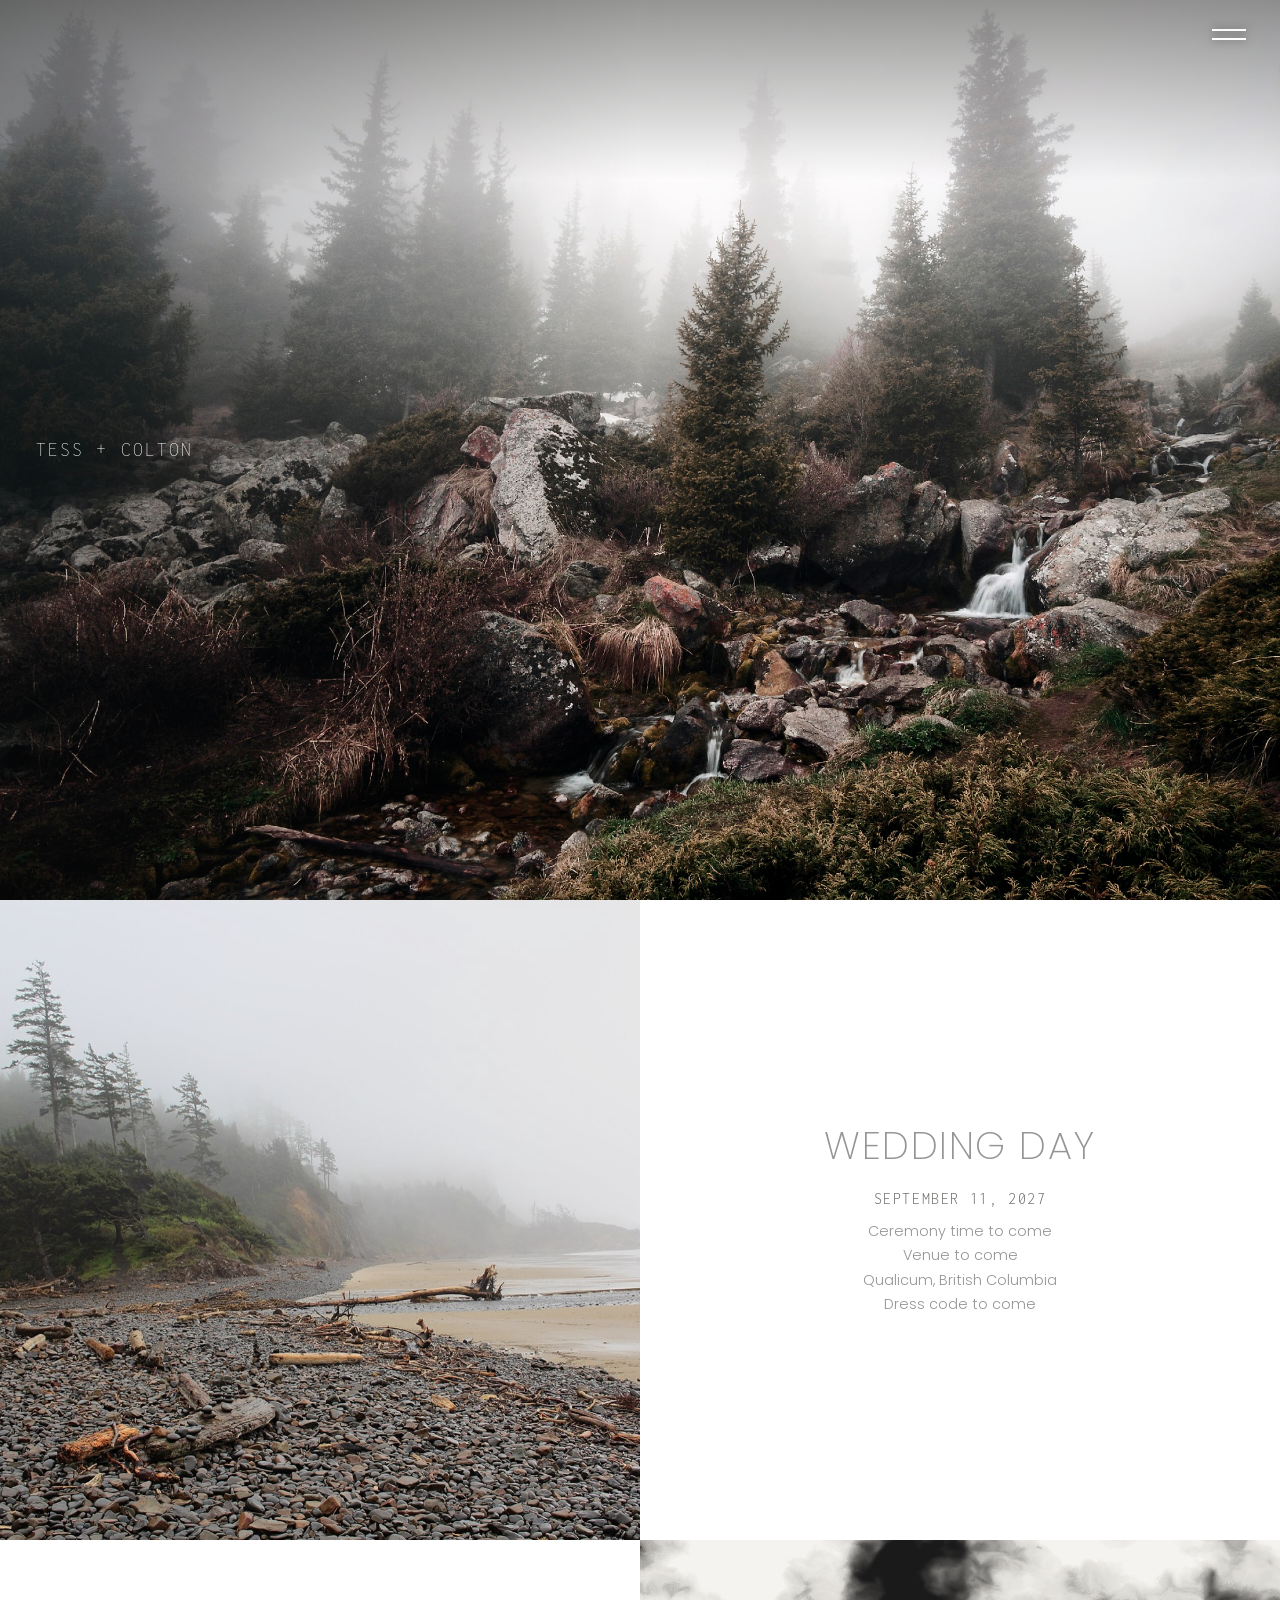
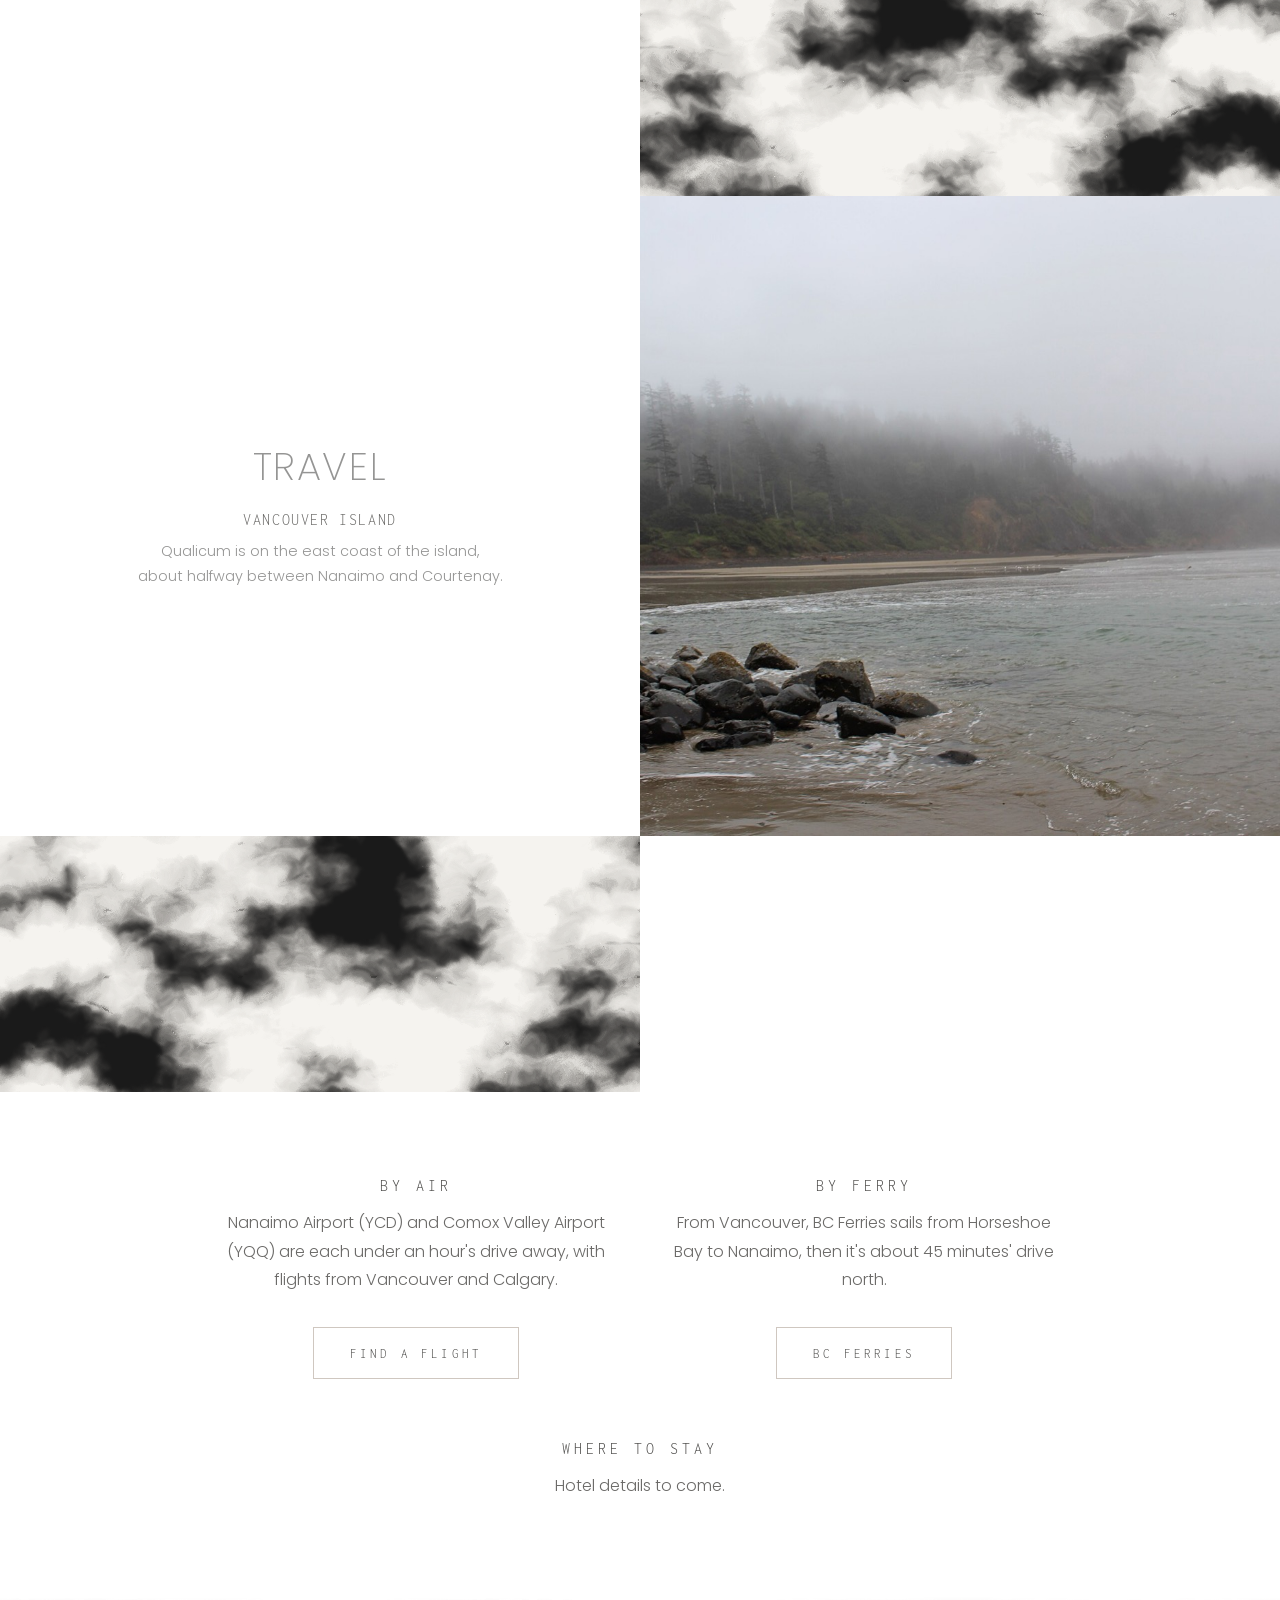
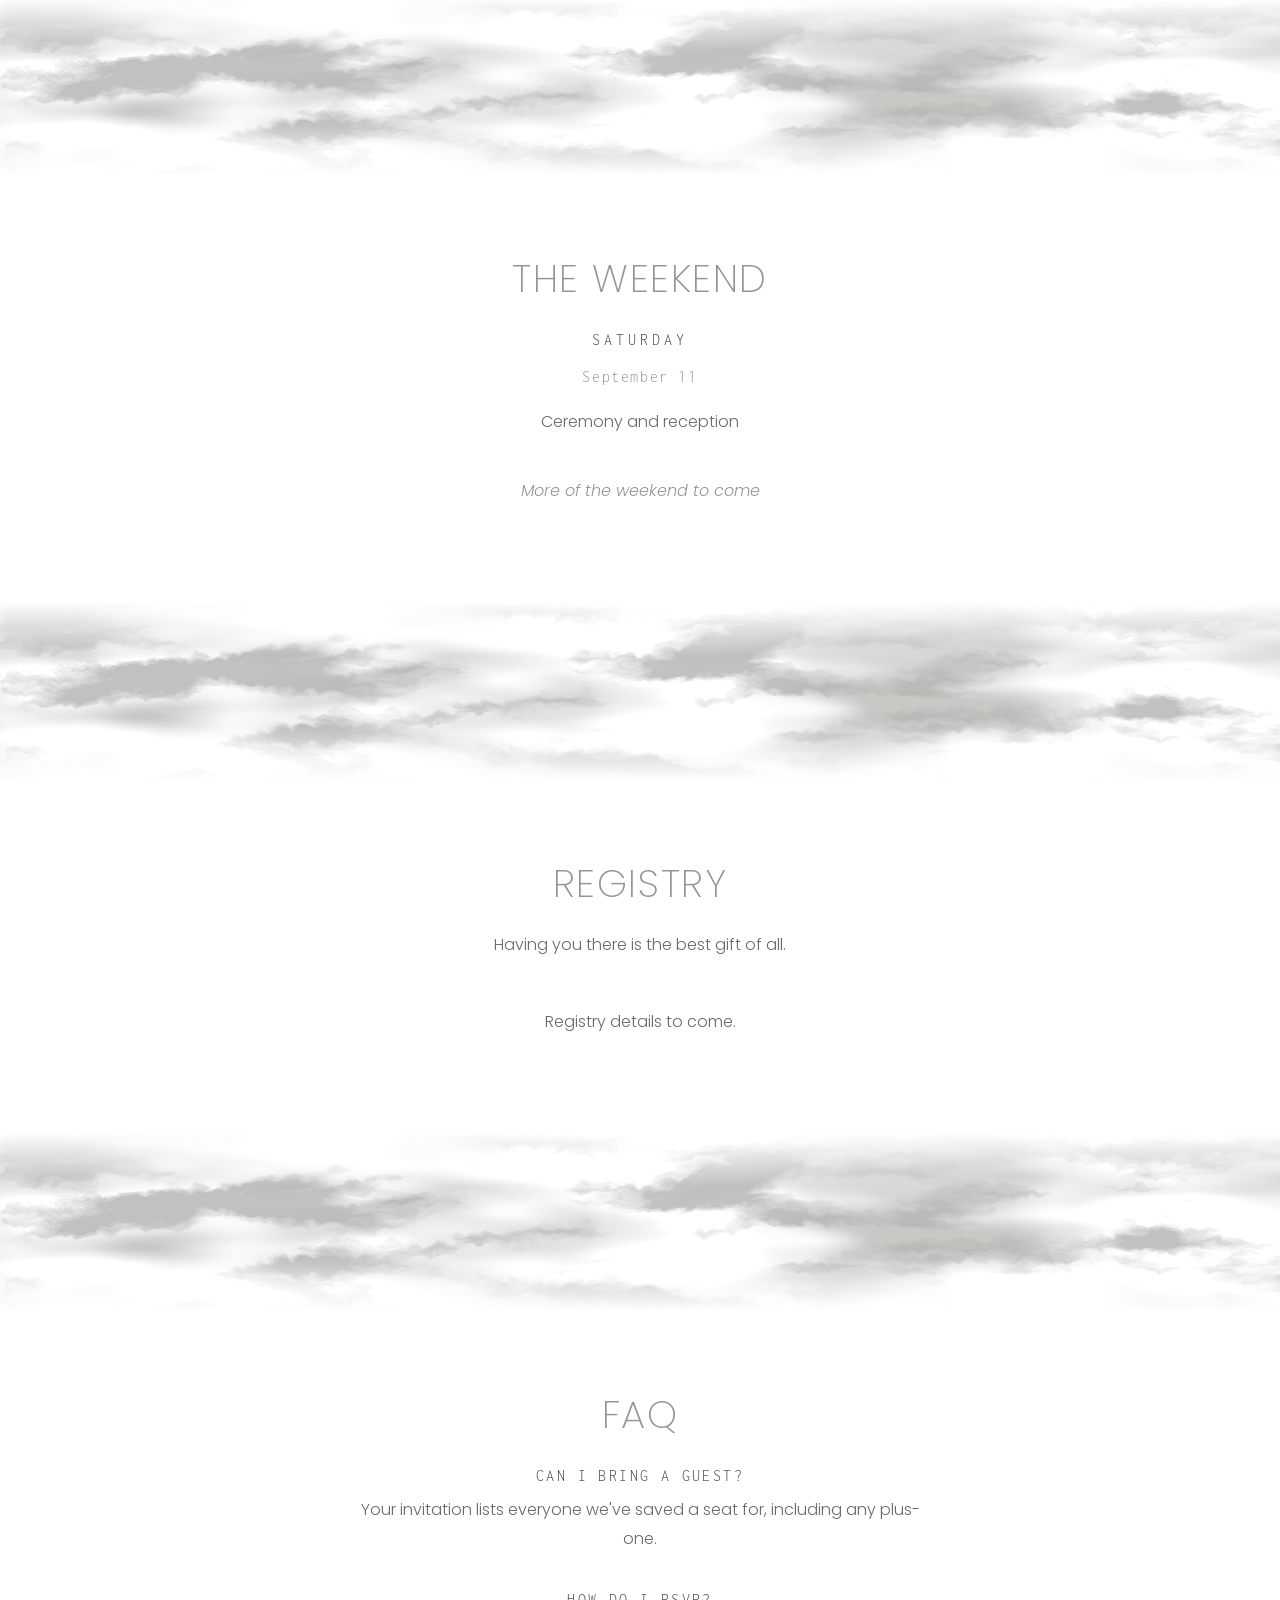
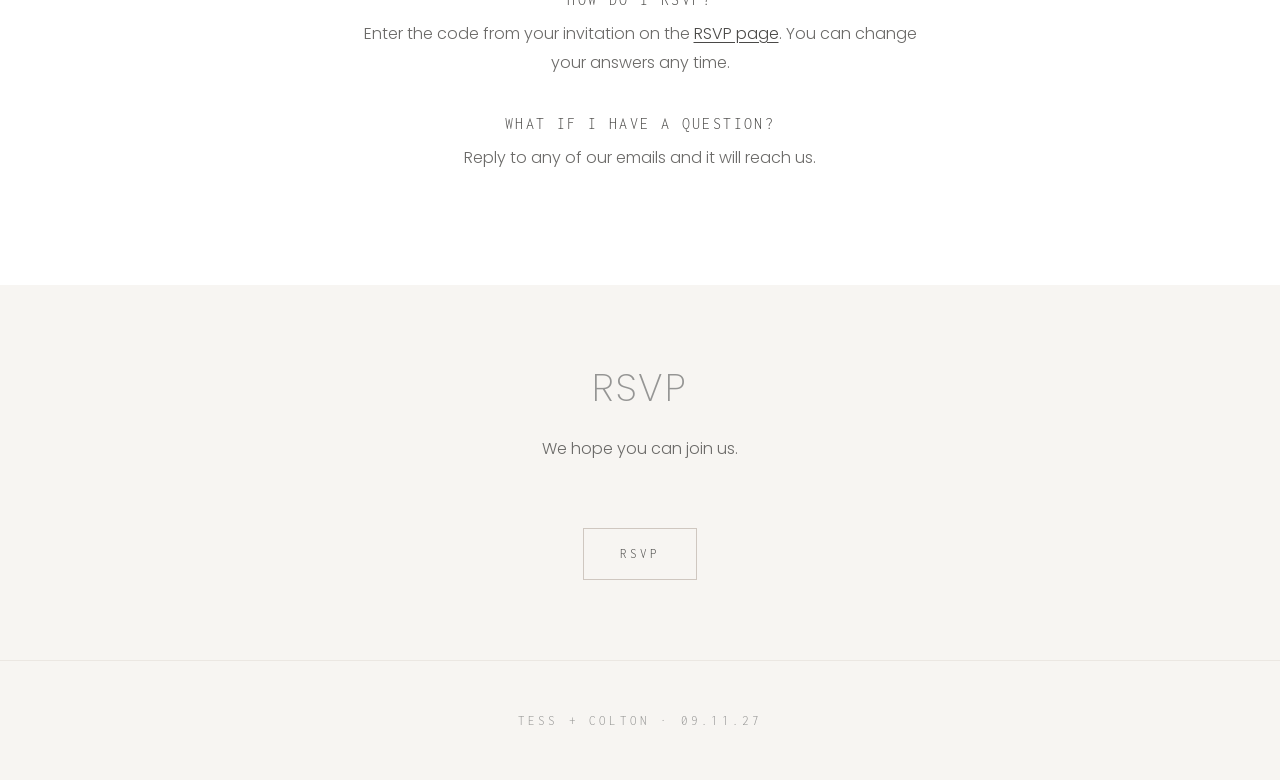
<file: frontend/index.html>
<!doctype html>
<html lang="en">
<head>
  <meta charset="utf-8">
  <meta name="viewport" content="width=device-width, initial-scale=1">
  <title>Tess &amp; Colton</title>
  <meta name="description" content="Tess and Colton are getting married on September 11, 2027, in Qualicum, British Columbia.">
  <link rel="preconnect" href="https://fonts.googleapis.com">
  <link rel="preconnect" href="https://fonts.gstatic.com" crossorigin>
  <link href="https://fonts.googleapis.com/css2?family=Inconsolata:wdth,wght@50..200,200..400&family=Poppins:wght@200;300&display=swap" rel="stylesheet">
  <link rel="stylesheet" href="css/style.css">
</head>
<body class="home">
  <!-- Clear over the hero photo, then a white bar with our names once it's scrolled past (js/menu.js). -->
  <header class="site-bar over-hero">
    <a class="bar-name" href="/">Tess + Colton</a>
    <button class="menu-button" type="button" aria-label="Menu" aria-expanded="false" aria-controls="menu">
      <span></span><span></span>
    </button>
  </header>
  <nav class="menu" id="menu" hidden>
    <a href="/#wedding">Wedding</a>
    <a href="/#travel">Travel</a>
    <a href="/#weekend">Weekend</a>
    <a href="/#registry">Registry</a>
    <a href="/#faq">FAQ</a>
    <a href="/rsvp">RSVP</a>
  </nav>

  <section class="hero">
    <h1>Tess + Colton</h1>
  </section>

  <main>
    <!-- A photo beside the details, then a blank tile beside an ink tile. -->
    <section class="tiles" id="wedding">
      <img class="tile tile-photo" src="images/wedding.jpg" alt="">
      <div class="tile tile-text">
        <h2>Wedding Day</h2>
        <p class="date"><time datetime="2027-09-11">September 11, 2027</time></p>
        <p>Ceremony time to come</p>
        <p>Venue to come</p>
        <p>Qualicum, British Columbia</p>
        <p>Dress code to come</p>
      </div>
      <div class="tile tile-blank" aria-hidden="true"></div>
      <div class="tile tile-ink" aria-hidden="true"></div>
    </section>

    <!-- The same, mirrored. -->
    <section class="tiles mirrored" id="travel">
      <div class="tile tile-text">
        <h2>Travel</h2>
        <p class="date">Vancouver Island</p>
        <p>Qualicum is on the east coast of the island,<br>about halfway between Nanaimo and Courtenay.</p>
      </div>
      <img class="tile tile-photo" src="images/travel.jpg" alt="">
      <div class="tile tile-ink" aria-hidden="true"></div>
      <div class="tile tile-blank" aria-hidden="true"></div>
    </section>

    <section class="section">
      <div class="columns">
        <article>
          <h3>By Air</h3>
          <p>Nanaimo Airport (YCD) and Comox Valley Airport (YQQ) are each under an hour's drive away, with flights from Vancouver and Calgary.</p>
          <a class="button" href="https://www.google.com/travel/flights" target="_blank" rel="noopener">Find a Flight</a>
        </article>
        <article>
          <h3>By Ferry</h3>
          <p>From Vancouver, BC Ferries sails from Horseshoe Bay to Nanaimo, then it's about 45 minutes' drive north.</p>
          <a class="button" href="https://www.bcferries.com" target="_blank" rel="noopener">BC Ferries</a>
        </article>
      </div>
      <h3 class="subhead">Where to Stay</h3>
      <p>Hotel details to come.</p>
    </section>

    <div class="wash" aria-hidden="true"></div>

    <section class="section" id="weekend">
      <h2>The Weekend</h2>
      <ul class="schedule">
        <li>
          <h3>Saturday</h3>
          <p class="when">September 11</p>
          <p>Ceremony and reception</p>
        </li>
      </ul>
      <p class="note">More of the weekend to come</p>
    </section>

    <div class="wash" aria-hidden="true"></div>

    <section class="section" id="registry">
      <h2>Registry</h2>
      <p class="lead">Having you there is the best gift of all.</p>
      <p>Registry details to come.</p>
    </section>

    <div class="wash" aria-hidden="true"></div>

    <section class="section" id="faq">
      <h2>FAQ</h2>
      <dl class="faq">
        <dt>Can I bring a guest?</dt>
        <dd>Your invitation lists everyone we've saved a seat for, including any plus-one.</dd>
        <dt>How do I RSVP?</dt>
        <dd>Enter the code from your invitation on the <a href="/rsvp">RSVP page</a>. You can change your answers any time.</dd>
        <dt>What if I have a question?</dt>
        <dd>Reply to any of our emails and it will reach us.</dd>
      </dl>
    </section>

    <section class="section rsvp-callout" id="rsvp">
      <h2>RSVP</h2>
      <p class="lead">We hope you can join us.</p>
      <a class="button" href="/rsvp">RSVP</a>
    </section>
  </main>

  <footer class="site-footer">Tess + Colton &middot; 09.11.27</footer>

  <script src="js/menu.js"></script>
</body>
</html>
</file>
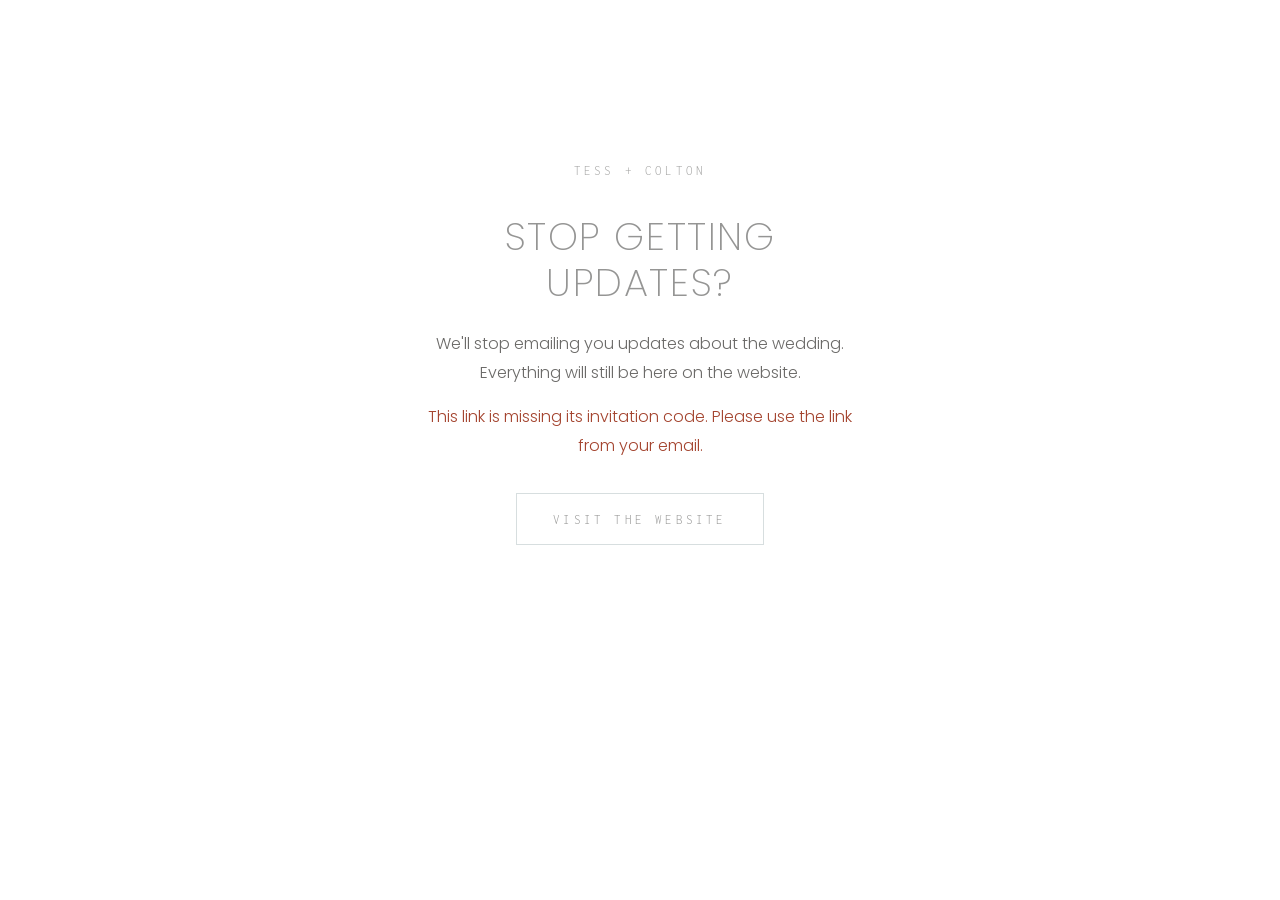
<file: frontend/opt-out.html>
<!doctype html>
<html lang="en">
<head>
  <meta charset="utf-8">
  <meta name="viewport" content="width=device-width, initial-scale=1">
  <meta name="robots" content="noindex">
  <title>Wedding updates · Tess &amp; Colton</title>
  <link rel="preconnect" href="https://fonts.googleapis.com">
  <link rel="preconnect" href="https://fonts.gstatic.com" crossorigin>
  <link href="https://fonts.googleapis.com/css2?family=Inconsolata:wdth,wght@50..200,200..400&family=Poppins:wght@200;300&display=swap" rel="stylesheet">
  <link rel="stylesheet" href="css/style.css">
</head>
<body>
  <!-- Reached from the link in each update email, /opt-out?invite_code=... -->
  <main class="section opt-out">
    <p class="hero-eyebrow"><a href="/">Tess + Colton</a></p>

    <!-- Nothing changes until they press the button, since email apps open links to scan them -->
    <section id="ask">
      <h2>Stop getting updates?</h2>
      <p>We'll stop emailing you updates about the wedding. Everything will still be here on the website.</p>
      <button type="button" class="button" id="opt-out-button">Stop updates</button>
      <p class="error" id="error" hidden></p>
    </section>

    <section id="done" hidden>
      <h2>You're opted out</h2>
      <p>We won't send you any more updates. Changed your mind? Reply to any of our emails and we'll add you back.</p>
    </section>

    <p><a class="button button-secondary" href="/">Visit the website</a></p>
  </main>

  <script src="js/opt-out.js"></script>
</body>
</html>
</file>
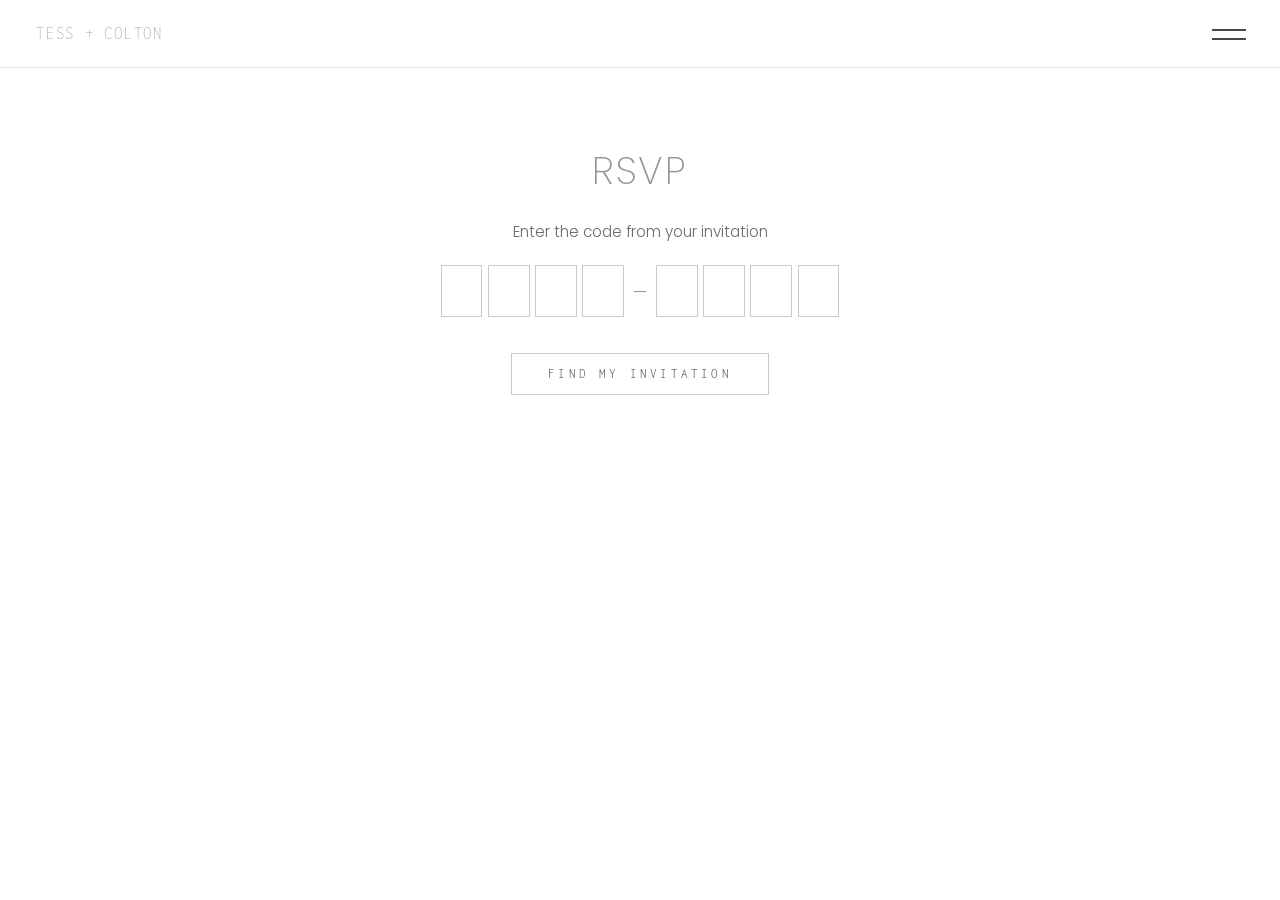
<file: frontend/rsvp.html>
<!doctype html>
<html lang="en">
<head>
  <meta charset="utf-8">
  <meta name="viewport" content="width=device-width, initial-scale=1">
  <title>RSVP &middot; Tess &amp; Colton</title>
  <link rel="preconnect" href="https://fonts.googleapis.com">
  <link rel="preconnect" href="https://fonts.gstatic.com" crossorigin>
  <link href="https://fonts.googleapis.com/css2?family=Inconsolata:wdth,wght@50..200,200..400&family=Poppins:wght@200;300&display=swap" rel="stylesheet">
  <link rel="stylesheet" href="css/style.css">
</head>
<body>
  <header class="site-bar">
    <a class="bar-name" href="/">Tess + Colton</a>
    <button class="menu-button" type="button" aria-label="Menu" aria-expanded="false" aria-controls="menu">
      <span></span><span></span>
    </button>
  </header>
  <nav class="menu" id="menu" hidden>
    <a href="/#wedding">Wedding</a>
    <a href="/#travel">Travel</a>
    <a href="/#weekend">Weekend</a>
    <a href="/#registry">Registry</a>
    <a href="/#faq">FAQ</a>
    <a href="/rsvp">RSVP</a>
  </nav>

  <main class="section rsvp">
    <h2>RSVP</h2>

    <!-- Step 1: find the invitation (skipped when the link has ?invite_code=...) -->
    <form id="lookup-form">
      <label for="invite-code">Enter the code from your invitation</label>
      <!-- One real input, invisible over eight boxes that show what's typed in it -->
      <div class="code-entry">
        <input id="invite-code" autocomplete="off" autocapitalize="characters" spellcheck="false" required>
        <div class="code-slots" aria-hidden="true">
          <span></span><span></span><span></span><span></span>
          <i class="code-dash"></i>
          <span></span><span></span><span></span><span></span>
        </div>
      </div>
      <p class="error" id="lookup-error" hidden></p>
      <button type="submit" class="button">Find my invitation</button>
    </form>

    <!-- Step 2: answer for each guest -->
    <form id="rsvp-form" hidden>
      <p class="greeting">Hello, <span id="invite-label"></span>!</p>
      <div id="guest-list"></div>

      <label for="notes">Anything else we should know? <span class="optional">(optional)</span></label>
      <textarea id="notes" rows="3" maxlength="500"></textarea>

      <div class="choices">
        <label><input type="checkbox" id="updates-opt-out"> Opt out of email updates about the wedding</label>
      </div>

      <p class="error" id="rsvp-error" hidden></p>
      <button type="submit" class="button">Send RSVP</button>
    </form>

    <!-- Step 3: confirmation -->
    <div id="thanks" hidden>
      <p class="greeting" id="thanks-message"></p>
      <button type="button" class="button button-secondary" id="edit-button">Change my response</button>
    </div>
  </main>

  <!-- One of these is cloned per guest on the invitation -->
  <template id="guest-template">
    <fieldset class="guest">
      <legend class="guest-name"></legend>
      <label class="plus-one-name" hidden>
        Guest's name
        <input type="text" name="name" maxlength="100">
      </label>
      <div class="choices wedding">
        <label><input type="radio" value="yes" required> Joyfully accepts</label>
        <label><input type="radio" value="no"> Regretfully declines</label>
      </div>
      <!-- The weekend events, filled in from the invitation, for guests coming to the wedding -->
      <div class="events" hidden></div>
      <label class="dietary" hidden>
        Dietary restrictions or allergies <span class="optional">(optional)</span>
        <input type="text" name="dietary" maxlength="500">
      </label>
    </fieldset>
  </template>

  <!-- One of these is cloned per weekend event, inside each guest -->
  <template id="event-template">
    <div class="event">
      <p class="event-name"></p>
      <div class="choices">
        <label><input type="radio" value="yes"> Will be there</label>
        <label><input type="radio" value="no"> Can't make it</label>
      </div>
    </div>
  </template>

  <script src="js/menu.js"></script>
  <script src="js/rsvp.js"></script>
</body>
</html>
</file>
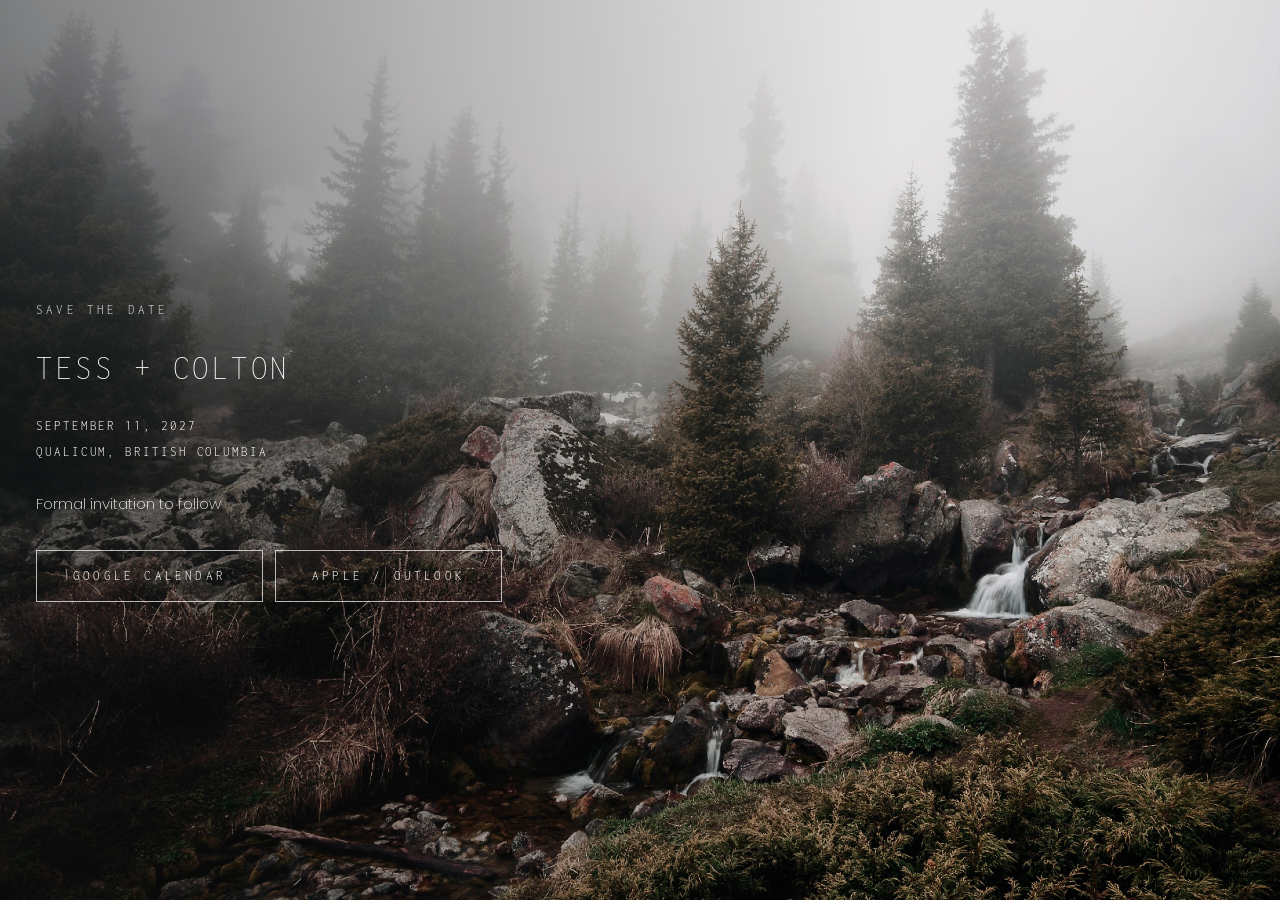
<file: frontend/save-the-date.html>
<!doctype html>
<html lang="en">
<head>
  <meta charset="utf-8">
  <meta name="viewport" content="width=device-width, initial-scale=1">
  <title>Tess &amp; Colton · Save the Date</title>
  <meta name="description" content="Tess and Colton are getting married on September 11, 2027, in Qualicum, British Columbia.">
  <!-- What a shared link shows in iMessage, WhatsApp, etc. -->
  <meta property="og:title" content="Save the date: Tess &amp; Colton">
  <meta property="og:description" content="Saturday, September 11, 2027 · Qualicum, British Columbia">
  <link rel="preconnect" href="https://fonts.googleapis.com">
  <link rel="preconnect" href="https://fonts.gstatic.com" crossorigin>
  <link href="https://fonts.googleapis.com/css2?family=Inconsolata:wdth,wght@50..200,200..400&family=Poppins:wght@200;300&display=swap" rel="stylesheet">
  <link rel="stylesheet" href="css/style.css">
</head>
<body>
  <!-- The home page's hero on its own, until the full site replaces it. -->
  <main class="hero">
    <div>
      <p class="hero-eyebrow">Save the date</p>
      <h1>Tess + Colton</h1>
      <p class="hero-details"><time datetime="2027-09-11">September 11, 2027</time><br>Qualicum, British Columbia</p>
      <p class="hero-note">Formal invitation to follow</p>
      <!-- An all-day event until there's a ceremony time. save-the-date.ics is for Apple Calendar and Outlook. -->
      <p class="calendar-links">
        <a class="button" href="https://calendar.google.com/calendar/render?action=TEMPLATE&amp;text=Tess+%2B+Colton%27s+wedding&amp;dates=20270911/20270912&amp;location=Qualicum%2C+British+Columbia&amp;details=Formal+invitation+to+follow.+https%3A%2F%2Ftessandcolton.com" target="_blank" rel="noopener">Google Calendar</a>
        <a class="button" href="/save-the-date.ics">Apple / Outlook</a>
      </p>
    </div>
  </main>
</body>
</html>
</file>
<file: frontend/css/style.css>
:root {
  --bg: #ffffff;
  --paper: #f7f5f2;
  --text: #6b6a68;
  --muted: #959594;
  --taupe: #cfc7c0;
  --mist: #d7dedf;
  --ink: #4a4947;
  --error: #a4442f;
  --mono: "Inconsolata", ui-monospace, monospace;
  --sans: "Poppins", system-ui, sans-serif;
  --max: 880px;
}

* { box-sizing: border-box; }

/* Keep [hidden] working even on elements styled with display: ... */
[hidden] { display: none !important; }

html { scroll-behavior: smooth; scroll-padding-top: 68px; }

body {
  margin: 0;
  background: var(--bg);
  color: var(--text);
  font-family: var(--sans);
  font-weight: 300;
  font-size: 16px;
  line-height: 1.8;
}

/* Labels: thin, spaced-out capitals in the typewriter font. */
h1, h3, legend, .button, .bar-name, .menu, .date, .site-footer {
  font-family: var(--mono);
  font-weight: 300;
  text-transform: uppercase;
  letter-spacing: .25em;
}
/* Section titles: large, very light capitals. */
h2 {
  font-family: var(--sans);
  font-weight: 200;
  font-size: clamp(1.8rem, 3.5vw, 2.4rem);
  text-transform: uppercase;
  letter-spacing: .04em;
  line-height: 1.2;
  margin: 0 0 1.5rem;
  text-align: center;
  color: var(--muted);
}
h3 { font-size: 1rem; margin: 0 0 .5rem; color: var(--ink); }

a { color: var(--ink); text-underline-offset: 3px; }

.no-scroll { overflow: hidden; }

/* The bar along the top: our names and the menu button. Over the hero photo it's
   clear, with only the button showing. */
.site-bar {
  position: sticky;
  top: 0;
  z-index: 20;
  display: flex;
  align-items: center;
  justify-content: space-between;
  height: 68px;
  padding: 0 clamp(1.25rem, 3vw, 2.25rem);
  background: var(--bg);
  border-bottom: 1px solid #ebe7e2;
  transition: background .3s, border-color .3s;
}
/* Our names: the typewriter font at its thinnest, slightly condensed. */
.bar-name, .hero h1 { font-weight: 200; font-stretch: 92%; letter-spacing: .1em; }
.bar-name { color: var(--muted); text-decoration: none; font-size: 1.1rem; transition: opacity .3s; }
/* On the home page the bar stays fixed over the page, so the hero starts at the top. */
.home .site-bar { position: fixed; inset: 0 0 auto; }
.site-bar.over-hero { background: transparent; border-color: transparent; }
.site-bar.over-hero .bar-name { opacity: 0; pointer-events: none; }
.site-bar.over-hero .menu-button span { background: #fff; box-shadow: 0 0 8px rgba(0, 0, 0, .5); }
.site-bar.menu-open { background: var(--bg); border-color: #ebe7e2; }
.site-bar.menu-open .bar-name { opacity: 1; pointer-events: auto; }
.site-bar.menu-open .menu-button span { background: var(--ink); }

/* Two thin lines that cross into an X while the menu is open. */
.menu-button {
  position: relative;
  width: 40px;
  height: 40px;
  margin-right: -5px;
  padding: 0;
  border: none;
  background: none;
  cursor: pointer;
}
.menu-button span {
  position: absolute;
  left: 3px;
  right: 3px;
  height: 2px;
  background: var(--ink);
  transition: transform .25s, background .3s;
}
.menu-button span:first-child { top: 15px; }
.menu-button span:last-child { top: 24px; }
.menu-open .menu-button span:first-child { transform: translateY(4.5px) rotate(45deg); }
.menu-open .menu-button span:last-child { transform: translateY(-4.5px) rotate(-45deg); }
.menu-open .menu-button span { box-shadow: none; }

.menu {
  position: fixed;
  inset: 0;
  z-index: 10;
  display: flex;
  flex-direction: column;
  align-items: center;
  justify-content: center;
  gap: 1.75rem;
  background: rgba(255, 255, 255, .97);
  font-size: 1.1rem;
}
.menu a { color: var(--ink); text-decoration: none; }
.menu a:hover { color: var(--muted); }

/* Hero: a full-screen photo with our names tucked at the left. */
.hero {
  min-height: 100vh;
  min-height: 100svh;
  display: flex;
  align-items: center;
  padding: 0 clamp(1.25rem, 3vw, 2.25rem);
  color: #fff;
  background:
    linear-gradient(rgba(20, 20, 18, .45), transparent 180px),
    linear-gradient(90deg, rgba(20, 20, 18, .3), transparent 50%),
    url("../images/hero.jpg") center / cover,
    var(--muted);
}
.hero h1 { margin: 0; font-size: 1.3rem; }

/* The save-the-date (save-the-date.html): the hero on its own, with the date. */
.hero-eyebrow, .hero-details {
  margin: 0;
  font-family: var(--mono);
  font-weight: 300;
  text-transform: uppercase;
  letter-spacing: .25em;
  font-size: .8rem;
}
.hero-eyebrow { margin-bottom: .9rem; opacity: .85; }
.hero-details { margin-top: .9rem; letter-spacing: .15em; line-height: 2; }
.hero-note { margin: 1.6rem 0 0; font-weight: 200; font-size: .95rem; opacity: .9; }
.calendar-links { display: flex; flex-wrap: wrap; gap: .75rem; margin: 2rem 0 0; }
.calendar-links .button { margin: 0; color: #fff; border-color: rgba(255, 255, 255, .7); }
.calendar-links .button:hover { background: rgba(255, 255, 255, .15); border-color: #fff; }
main.hero h1 { font-size: clamp(1.6rem, 4vw, 2.2rem); }
/* A deeper shade behind the text, since there's more of it than on the home page. */
main.hero {
  background:
    linear-gradient(90deg, rgba(20, 20, 18, .5), rgba(20, 20, 18, .1) 70%),
    url("../images/hero.jpg") center / cover,
    var(--muted);
}

/* The opt-out page (opt-out.html). */
main.opt-out { max-width: 32rem; min-height: 80vh; display: flex; flex-direction: column; justify-content: center; }
.opt-out .hero-eyebrow { color: var(--muted); margin-bottom: 2rem; }
.opt-out .hero-eyebrow a { color: inherit; text-decoration: none; }
.opt-out #ask .button { margin-bottom: 1rem; }

/* Tiles: a grid of photos, text and ink, two across. The first row is square tiles,
   and the second a shorter band. */
.tiles {
  display: grid;
  grid-template-columns: 1fr 1fr;
  grid-template-rows: auto clamp(140px, 20vw, 300px);
}
.tile { min-width: 0; }
.tile-photo { width: 100%; aspect-ratio: 1; object-fit: cover; display: block; }
.tile-text {
  display: flex;
  flex-direction: column;
  align-items: center;
  justify-content: center;
  padding: 3rem 2rem;
  text-align: center;
  font-size: .9rem;
  color: var(--muted);
}
.tile-text h2 { margin-bottom: 1rem; }
.tile-text p { margin: 0; line-height: 1.7; }
.tile-text .date { color: var(--text); margin-bottom: .4rem; letter-spacing: .1em; font-size: 1rem; }
.tile-ink { background: url("../images/ink.svg") center / cover; }
.mirrored .tile-ink { transform: scaleX(-1); }

/* Sections */
.section {
  max-width: var(--max);
  margin: 0 auto;
  padding: 5rem 1.5rem;
  text-align: center;
}
.section p { margin: 0 0 1rem; }
.lead { max-width: 36rem; margin: 0 auto 3rem !important; }
.when { font-family: var(--mono); color: var(--muted); letter-spacing: .1em; }
.note { margin-top: 2.5rem !important; color: var(--muted); font-style: italic; }
.subhead { margin-top: 3.5rem; }

.columns {
  display: grid;
  grid-template-columns: repeat(auto-fit, minmax(240px, 1fr));
  gap: 3rem 4rem;
}
.columns article { display: flex; flex-direction: column; align-items: center; }
.columns article p:last-of-type { flex: 1; }

.schedule { list-style: none; padding: 0; margin: 0; }
.schedule li + li { margin-top: 2.5rem; }

.faq { max-width: 36rem; margin: 0 auto; }
.faq dt { font-family: var(--mono); color: var(--ink); text-transform: uppercase; letter-spacing: .15em; }
.faq dd { margin: .35rem 0 2rem; }

/* An ink wash between sections (images/wash.svg). */
.wash {
  height: clamp(90px, 14vw, 180px);
  background: url("../images/wash.svg") center / 100% 100% no-repeat;
  opacity: .7;
}

.rsvp-callout { background: var(--paper); max-width: none; }

/* Buttons: outlined, thin capitals. */
.button {
  display: inline-block;
  margin-top: 1rem;
  padding: .85rem 2.25rem;
  border: 1px solid var(--taupe);
  background: transparent;
  color: var(--ink);
  font-size: .8rem;
  text-decoration: none;
  transition: background .2s, border-color .2s;
}
.button:hover { background: var(--paper); border-color: var(--muted); }
.button[aria-disabled="true"] { opacity: .6; pointer-events: none; }
button.button { font-family: var(--mono); cursor: pointer; }
button.button:disabled { opacity: .6; cursor: progress; }
.button-secondary { border-color: var(--mist); color: var(--muted); }

.site-footer {
  text-align: center;
  padding: 3rem 1rem;
  color: var(--muted);
  font-size: .8rem;
  background: var(--paper);
  border-top: 1px solid #ebe7e2;
}

/* RSVP */
.rsvp { max-width: 540px; }
.rsvp form, #thanks { display: flex; flex-direction: column; gap: 1.25rem; text-align: left; }
.rsvp label { display: flex; flex-direction: column; gap: .35rem; font-size: .95rem; }
.rsvp input[type=text], .rsvp input:not([type]), .rsvp textarea {
  font: inherit;
  padding: .7rem .85rem;
  border: 1px solid var(--taupe);
  border-radius: 0;
  background: var(--bg);
  color: var(--ink);
}
.rsvp input:focus, .rsvp textarea:focus { outline: 1px solid var(--muted); outline-offset: 0; }
.rsvp .button { align-self: center; }
#lookup-form label { text-align: center; }
.code-entry { position: relative; align-self: center; }
/* Invisible but still focused, typed and pasted into. 16px stops iPhones zooming in. */
.rsvp .code-entry input {
  position: absolute;
  inset: 0;
  width: 100%;
  opacity: 0;
  font-size: 16px;
  cursor: text;
}
.code-slots { display: flex; align-items: center; gap: .35rem; }
.code-slots span {
  display: flex;
  align-items: center;
  justify-content: center;
  width: clamp(1.9rem, 8vw, 2.6rem);
  height: 3.2rem;
  border: 1px solid var(--taupe);
  background: var(--bg);
  font-family: var(--mono);
  font-size: 1.4rem;
  color: var(--ink);
  transition: border-color .15s, box-shadow .15s;
}
.code-slots span.active { border-color: var(--muted); box-shadow: 0 0 0 1px var(--muted); }
.code-slots span.active:empty::after {
  content: "";
  width: 1px;
  height: 1.4rem;
  background: var(--ink);
  animation: blink 1s step-end infinite;
}
@keyframes blink { 50% { opacity: 0; } }
.code-dash { width: .7rem; height: 1px; margin: 0 .3rem; background: var(--muted); }
.greeting { font-family: var(--mono); text-transform: uppercase; letter-spacing: .2em; color: var(--ink); text-align: center; margin: 0; }
.optional { color: var(--muted); font-size: .85rem; }
.error { color: var(--error); margin: 0; text-align: center; }

.guest {
  border: 1px solid var(--taupe);
  background: var(--bg);
  padding: 1rem 1.25rem 1.25rem;
  margin: 0;
  display: flex;
  flex-direction: column;
  gap: .9rem;
}
.guest legend { font-size: .95rem; color: var(--ink); padding: 0 .5rem; }
.choices { display: flex; flex-wrap: wrap; gap: .5rem 1.5rem; }
.rsvp .choices label { flex-direction: row; align-items: center; gap: .5rem; cursor: pointer; }
.choices input { accent-color: var(--ink); width: 1.05rem; height: 1.05rem; }
.events { display: flex; flex-direction: column; gap: .9rem; padding-left: 1rem; border-left: 1px solid var(--taupe); }
.rsvp .event-name { margin: 0 0 .25rem; font-family: var(--mono); text-transform: uppercase; letter-spacing: .15em; font-size: .85rem; color: var(--ink); }

/* On a phone, tiles stack: photo, then text, then a band of ink. */
@media (max-width: 700px) {
  .tiles { grid-template-columns: 1fr; grid-template-rows: none; }
  .tile-blank { display: none; }
  .tile-ink { height: 120px; }
  .mirrored .tile-photo { order: -1; }
  .section { padding: 3.5rem 1.25rem; }
}
</file>
